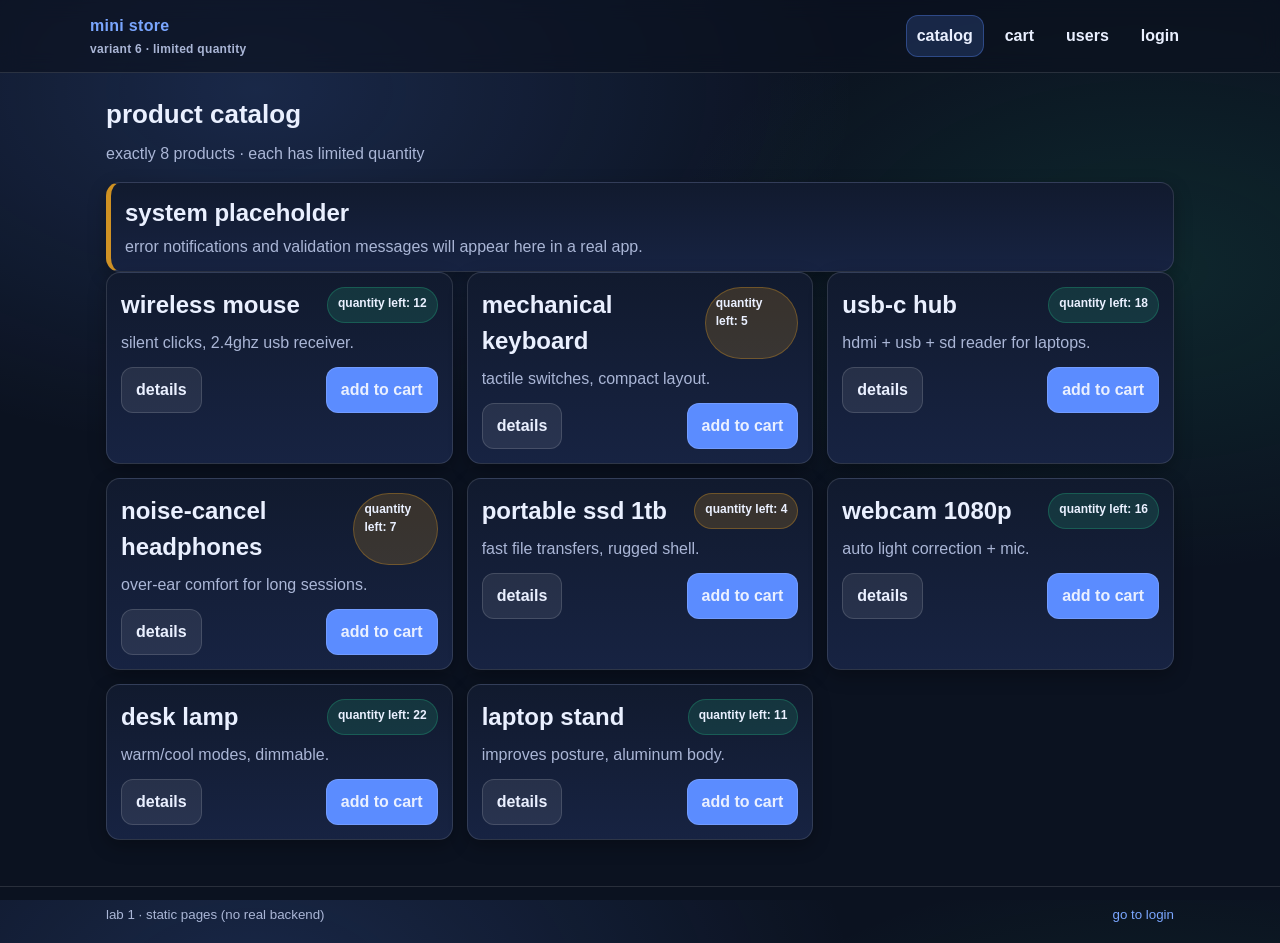
<file: webshop/index.html>
<!doctype html>
<html lang="en">
  <head>
    <meta charset="utf-8">
    <meta name="viewport" content="width=device-width, initial-scale=1">
    <title>lab 1 - mini store</title>
    <link rel="stylesheet" href="css/main.css">
  </head>
  <body>
    <header class="site-header">
      <div class="container header-inner">
        <a class="brand" href="index.html">
          mini store
          <span class="brand-subtitle">variant 6 · limited quantity</span>
        </a>
        <nav class="site-nav" aria-label="primary">
          <a class="nav-link is-active" href="index.html">catalog</a>
          <a class="nav-link" href="pages/cart.html">cart</a>
          <a class="nav-link" href="pages/users.html">users</a>
          <a class="nav-link" href="pages/login.html">login</a>
        </nav>
      </div>
    </header>

    <main class="page">
      <div class="container">
        <section>
          <h1 class="page-title">product catalog</h1>
          <p class="page-subtitle">exactly 8 products · each has limited quantity</p>

          <div class="notice" role="status" aria-live="polite">
            <h2 class="notice-title">system placeholder</h2>
            <p class="notice-text">error notifications and validation messages will appear here in a real app.</p>
          </div>
        </section>

        <section class="product-list grid grid-3" aria-label="products">
          <article class="product-item">
            <div class="product-top">
              <h2 class="product-name">wireless mouse</h2>
              <span class="badge badge-success">quantity left: 12</span>
            </div>
            <p class="product-desc">silent clicks, 2.4ghz usb receiver.</p>
            <div class="product-actions">
              <a class="btn" href="pages/product-1.html">details</a>
              <a class="btn-primary" href="pages/cart.html">add to cart</a>
            </div>
          </article>

          <article class="product-item">
            <div class="product-top">
              <h2 class="product-name">mechanical keyboard</h2>
              <span class="badge badge-warning">quantity left: 5</span>
            </div>
            <p class="product-desc">tactile switches, compact layout.</p>
            <div class="product-actions">
              <a class="btn" href="pages/product-2.html">details</a>
              <a class="btn-primary" href="pages/cart.html">add to cart</a>
            </div>
          </article>

          <article class="product-item">
            <div class="product-top">
              <h2 class="product-name">usb-c hub</h2>
              <span class="badge badge-success">quantity left: 18</span>
            </div>
            <p class="product-desc">hdmi + usb + sd reader for laptops.</p>
            <div class="product-actions">
              <a class="btn" href="pages/product-3.html">details</a>
              <a class="btn-primary" href="pages/cart.html">add to cart</a>
            </div>
          </article>

          <article class="product-item">
            <div class="product-top">
              <h2 class="product-name">noise-cancel headphones</h2>
              <span class="badge badge-warning">quantity left: 7</span>
            </div>
            <p class="product-desc">over-ear comfort for long sessions.</p>
            <div class="product-actions">
              <a class="btn" href="pages/product-4.html">details</a>
              <a class="btn-primary" href="pages/cart.html">add to cart</a>
            </div>
          </article>

          <article class="product-item">
            <div class="product-top">
              <h2 class="product-name">portable ssd 1tb</h2>
              <span class="badge badge-warning">quantity left: 4</span>
            </div>
            <p class="product-desc">fast file transfers, rugged shell.</p>
            <div class="product-actions">
              <a class="btn" href="pages/product-5.html">details</a>
              <a class="btn-primary" href="pages/cart.html">add to cart</a>
            </div>
          </article>

          <article class="product-item">
            <div class="product-top">
              <h2 class="product-name">webcam 1080p</h2>
              <span class="badge badge-success">quantity left: 16</span>
            </div>
            <p class="product-desc">auto light correction + mic.</p>
            <div class="product-actions">
              <a class="btn" href="pages/product-6.html">details</a>
              <a class="btn-primary" href="pages/cart.html">add to cart</a>
            </div>
          </article>

          <article class="product-item">
            <div class="product-top">
              <h2 class="product-name">desk lamp</h2>
              <span class="badge badge-success">quantity left: 22</span>
            </div>
            <p class="product-desc">warm/cool modes, dimmable.</p>
            <div class="product-actions">
              <a class="btn" href="pages/product-7.html">details</a>
              <a class="btn-primary" href="pages/cart.html">add to cart</a>
            </div>
          </article>

          <article class="product-item">
            <div class="product-top">
              <h2 class="product-name">laptop stand</h2>
              <span class="badge badge-success">quantity left: 11</span>
            </div>
            <p class="product-desc">improves posture, aluminum body.</p>
            <div class="product-actions">
              <a class="btn" href="pages/product-8.html">details</a>
              <a class="btn-primary" href="pages/cart.html">add to cart</a>
            </div>
          </article>
        </section>
      </div>
    </main>

    <footer class="site-footer">
      <div class="container footer-inner">
        <small>lab 1 · static pages (no real backend)</small>
        <small><a href="pages/login.html">go to login</a></small>
      </div>
    </footer>
  </body>
</html>
</file>
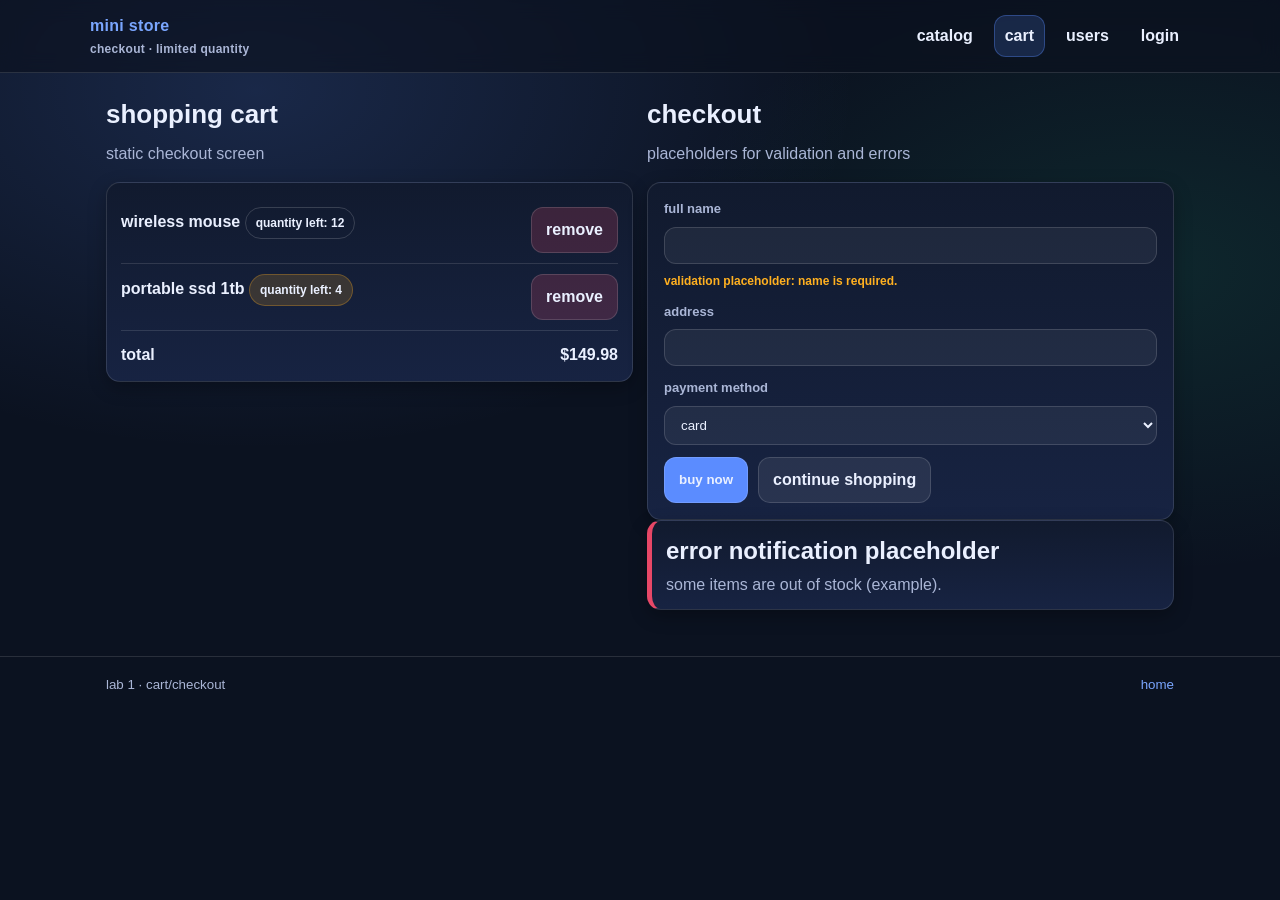
<file: webshop/pages/cart.html>
<!doctype html>
<html lang="en">
  <head>
    <meta charset="utf-8">
    <meta name="viewport" content="width=device-width, initial-scale=1">
    <title>cart - mini store</title>
    <link rel="stylesheet" href="../css/main.css">
  </head>
  <body>
    <header class="site-header">
      <div class="container header-inner">
        <a class="brand" href="../index.html">
          mini store
          <span class="brand-subtitle">checkout · limited quantity</span>
        </a>
        <nav class="site-nav" aria-label="primary">
          <a class="nav-link" href="../index.html">catalog</a>
          <a class="nav-link is-active" href="cart.html">cart</a>
          <a class="nav-link" href="users.html">users</a>
          <a class="nav-link" href="login.html">login</a>
        </nav>
      </div>
    </header>

    <main class="page">
      <div class="container grid grid-2">
        <section>
          <h1 class="page-title">shopping cart</h1>
          <p class="page-subtitle">static checkout screen</p>

          <div class="cart" aria-label="cart items">
            <div class="cart-row">
              <div>
                <strong>wireless mouse</strong>
                <div class="badge">quantity left: 12</div>
              </div>
              <div>
                <a class="btn-danger" href="#" aria-disabled="true">remove</a>
              </div>
            </div>

            <div class="cart-row">
              <div>
                <strong>portable ssd 1tb</strong>
                <div class="badge badge-warning">quantity left: 4</div>
              </div>
              <div>
                <a class="btn-danger" href="#" aria-disabled="true">remove</a>
              </div>
            </div>

            <div class="cart-total" aria-label="total">
              <span>total</span>
              <span>$149.98</span>
            </div>
          </div>
        </section>

        <section>
          <h2 class="page-title">checkout</h2>
          <p class="page-subtitle">placeholders for validation and errors</p>

          <form class="form" action="#" method="post">
            <div class="form-row">
              <label class="form-label" for="full-name">full name</label>
              <input class="form-input" id="full-name" name="full-name" type="text" required>
              <p class="form-validation">validation placeholder: name is required.</p>
            </div>

            <div class="form-row">
              <label class="form-label" for="address">address</label>
              <input class="form-input" id="address" name="address" type="text" required>
            </div>

            <div class="form-row">
              <label class="form-label" for="payment">payment method</label>
              <select class="form-input" id="payment" name="payment" required>
                <option value="card">card</option>
                <option value="cash">cash on delivery</option>
              </select>
            </div>

            <div class="form-actions">
              <button class="btn-primary" type="submit">buy now</button>
              <a class="btn" href="../index.html">continue shopping</a>
            </div>
          </form>

          <div class="notice notice-error" role="alert">
            <h2 class="notice-title">error notification placeholder</h2>
            <p class="notice-text">some items are out of stock (example).</p>
          </div>
        </section>
      </div>
    </main>

    <footer class="site-footer">
      <div class="container footer-inner">
        <small>lab 1 · cart/checkout</small>
        <small><a href="../index.html">home</a></small>
      </div>
    </footer>
  </body>
</html>
</file>
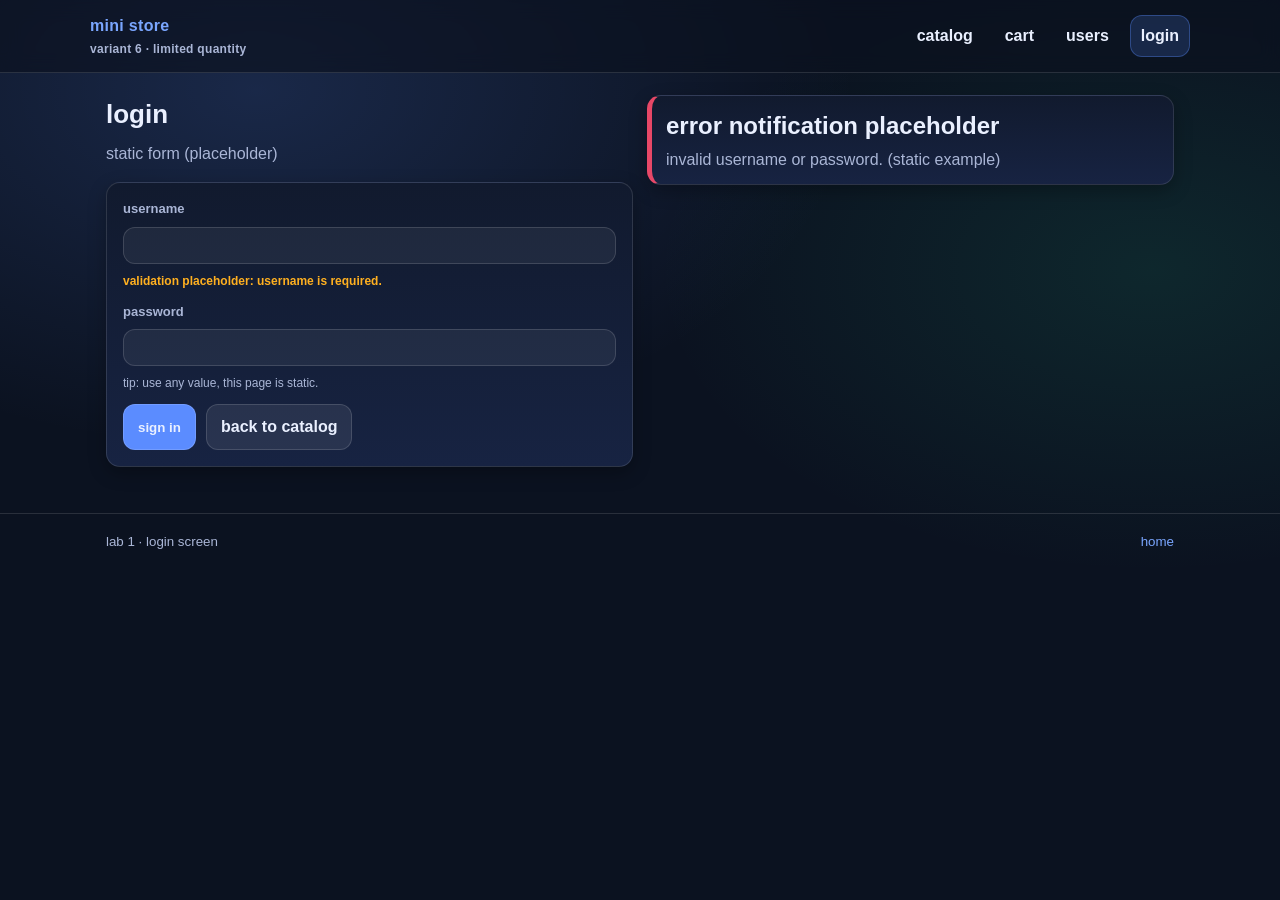
<file: webshop/pages/login.html>
<!doctype html>
<html lang="en">
  <head>
    <meta charset="utf-8">
    <meta name="viewport" content="width=device-width, initial-scale=1">
    <title>login - mini store</title>
    <link rel="stylesheet" href="../css/main.css">
  </head>
  <body>
    <header class="site-header">
      <div class="container header-inner">
        <a class="brand" href="../index.html">
          mini store
          <span class="brand-subtitle">variant 6 · limited quantity</span>
        </a>
        <nav class="site-nav" aria-label="primary">
          <a class="nav-link" href="../index.html">catalog</a>
          <a class="nav-link" href="cart.html">cart</a>
          <a class="nav-link" href="users.html">users</a>
          <a class="nav-link is-active" href="login.html">login</a>
        </nav>
      </div>
    </header>

    <main class="page">
      <div class="container grid grid-2">
        <section>
          <h1 class="page-title">login</h1>
          <p class="page-subtitle">static form (placeholder)</p>

          <form class="form" action="#" method="post">
            <div class="form-row">
              <label class="form-label" for="username">username</label>
              <input class="form-input" id="username" name="username" type="text" autocomplete="username" required>
              <p class="form-validation">validation placeholder: username is required.</p>
            </div>

            <div class="form-row">
              <label class="form-label" for="password">password</label>
              <input class="form-input" id="password" name="password" type="password" autocomplete="current-password" required>
              <p class="form-help">tip: use any value, this page is static.</p>
            </div>

            <div class="form-actions">
              <button class="btn-primary" type="submit">sign in</button>
              <a class="btn" href="../index.html">back to catalog</a>
            </div>
          </form>
        </section>

        <section>
          <div class="notice notice-error" role="alert">
            <h2 class="notice-title">error notification placeholder</h2>
            <p class="notice-text">invalid username or password. (static example)</p>
          </div>
        </section>
      </div>
    </main>

    <footer class="site-footer">
      <div class="container footer-inner">
        <small>lab 1 · login screen</small>
        <small><a href="../index.html">home</a></small>
      </div>
    </footer>
  </body>
</html>
</file>
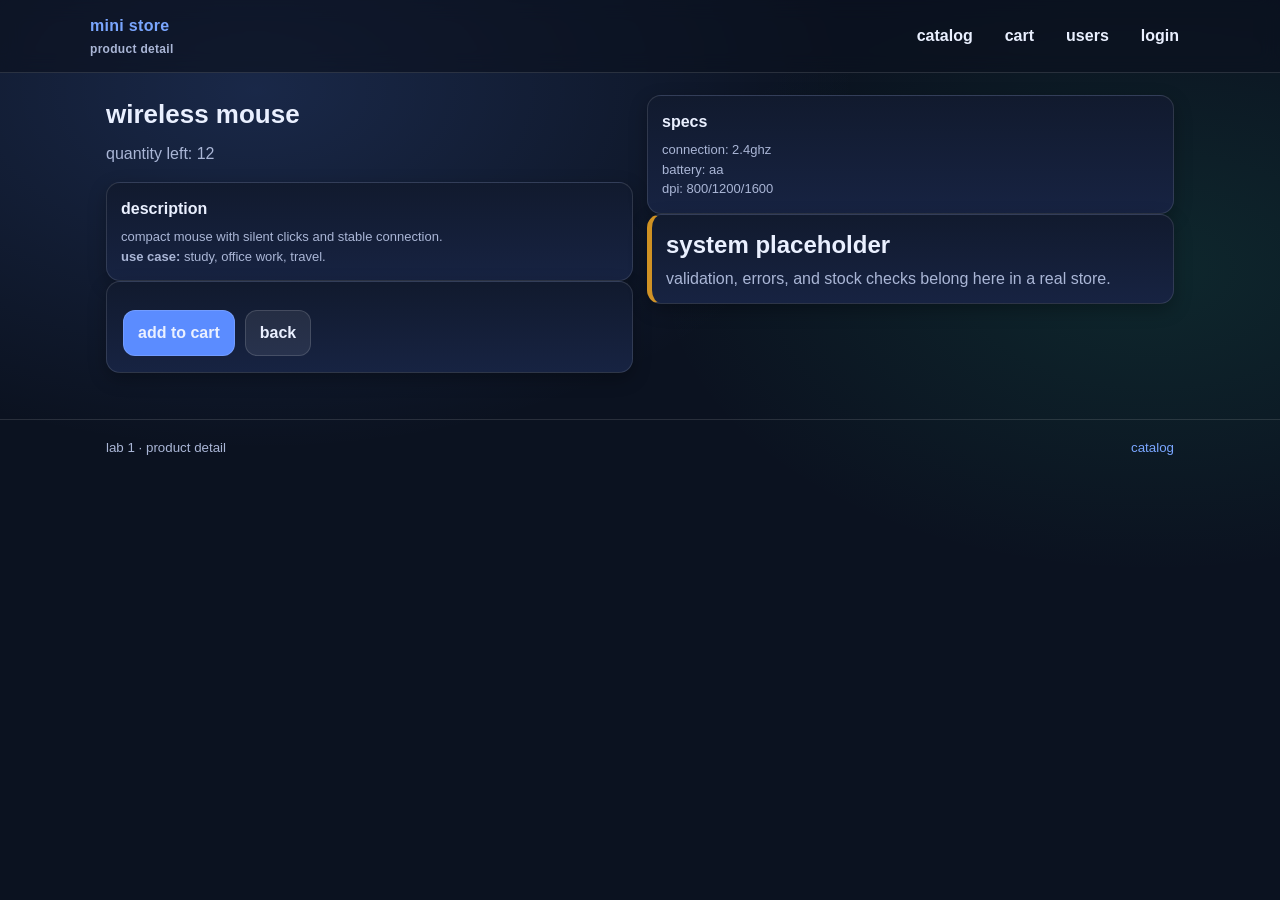
<file: webshop/pages/product-1.html>
<!doctype html>
<html lang="en">
  <head>
    <meta charset="utf-8">
    <meta name="viewport" content="width=device-width, initial-scale=1">
    <title>wireless mouse - mini store</title>
    <link rel="stylesheet" href="../css/main.css">
  </head>
  <body>
    <header class="site-header">
      <div class="container header-inner">
        <a class="brand" href="../index.html">
          mini store
          <span class="brand-subtitle">product detail</span>
        </a>
        <nav class="site-nav" aria-label="primary">
          <a class="nav-link" href="../index.html">catalog</a>
          <a class="nav-link" href="cart.html">cart</a>
          <a class="nav-link" href="users.html">users</a>
          <a class="nav-link" href="login.html">login</a>
        </nav>
      </div>
    </header>

    <main class="page">
      <div class="container grid grid-2">
        <section>
          <h1 class="page-title">wireless mouse</h1>
          <p class="page-subtitle">quantity left: 12</p>

          <article class="card">
            <h2 class="card-title">description</h2>
            <p class="card-meta">compact mouse with silent clicks and stable connection.</p>
            <p class="card-meta"><strong>use case:</strong> study, office work, travel.</p>
          </article>

          <div class="form" role="group" aria-label="actions">
            <div class="form-actions">
              <a class="btn-primary" href="cart.html">add to cart</a>
              <a class="btn" href="../index.html">back</a>
            </div>
          </div>
        </section>

        <section>
          <article class="card">
            <h2 class="card-title">specs</h2>
            <p class="card-meta">connection: 2.4ghz</p>
            <p class="card-meta">battery: aa</p>
            <p class="card-meta">dpi: 800/1200/1600</p>
          </article>

          <div class="notice" role="status" aria-live="polite">
            <h2 class="notice-title">system placeholder</h2>
            <p class="notice-text">validation, errors, and stock checks belong here in a real store.</p>
          </div>
        </section>
      </div>
    </main>

    <footer class="site-footer">
      <div class="container footer-inner">
        <small>lab 1 · product detail</small>
        <small><a href="../index.html">catalog</a></small>
      </div>
    </footer>
  </body>
</html>
</file>
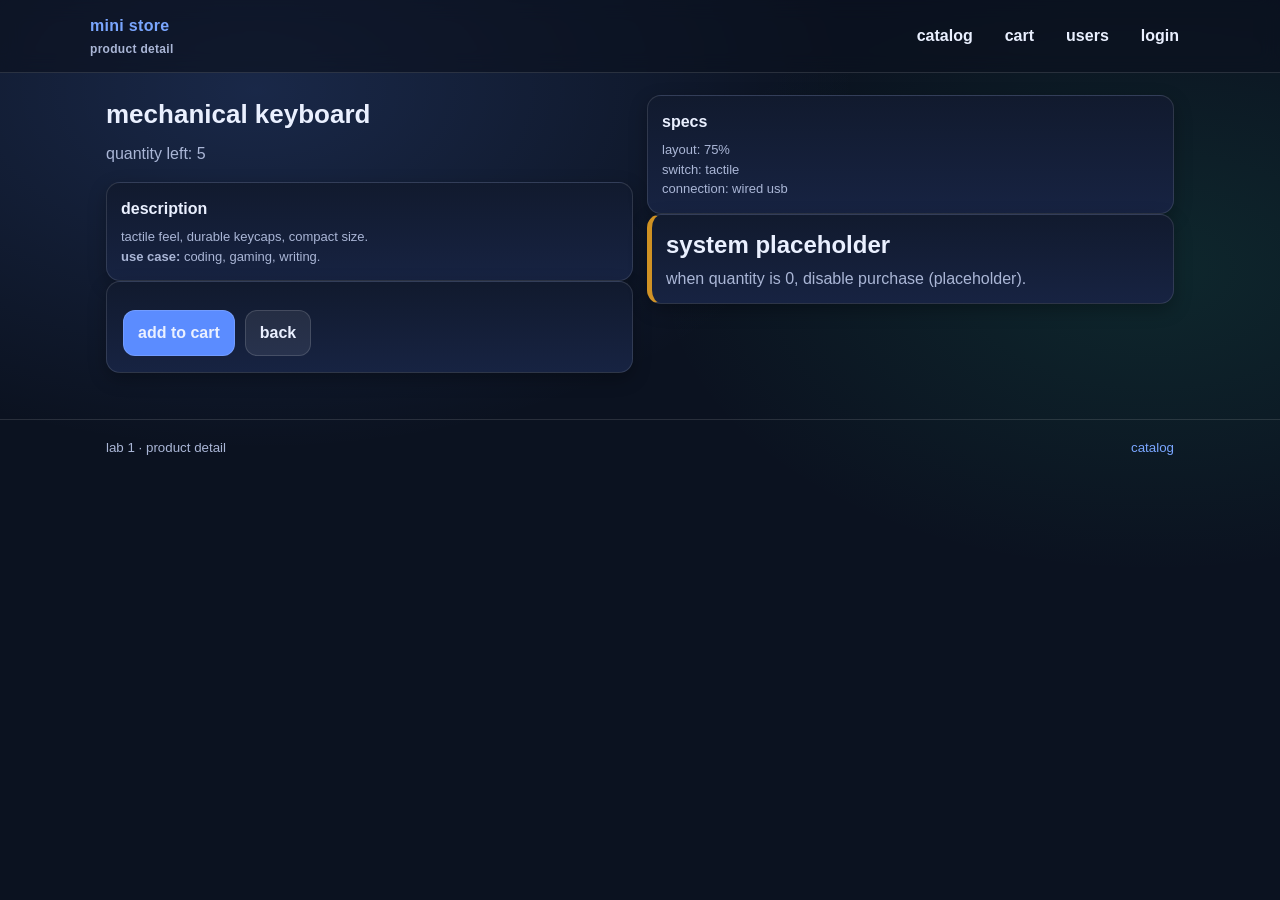
<file: webshop/pages/product-2.html>
<!doctype html>
<html lang="en">
  <head>
    <meta charset="utf-8">
    <meta name="viewport" content="width=device-width, initial-scale=1">
    <title>mechanical keyboard - mini store</title>
    <link rel="stylesheet" href="../css/main.css">
  </head>
  <body>
    <header class="site-header">
      <div class="container header-inner">
        <a class="brand" href="../index.html">
          mini store
          <span class="brand-subtitle">product detail</span>
        </a>
        <nav class="site-nav" aria-label="primary">
          <a class="nav-link" href="../index.html">catalog</a>
          <a class="nav-link" href="cart.html">cart</a>
          <a class="nav-link" href="users.html">users</a>
          <a class="nav-link" href="login.html">login</a>
        </nav>
      </div>
    </header>

    <main class="page">
      <div class="container grid grid-2">
        <section>
          <h1 class="page-title">mechanical keyboard</h1>
          <p class="page-subtitle">quantity left: 5</p>

          <article class="card">
            <h2 class="card-title">description</h2>
            <p class="card-meta">tactile feel, durable keycaps, compact size.</p>
            <p class="card-meta"><strong>use case:</strong> coding, gaming, writing.</p>
          </article>

          <div class="form" role="group" aria-label="actions">
            <div class="form-actions">
              <a class="btn-primary" href="cart.html">add to cart</a>
              <a class="btn" href="../index.html">back</a>
            </div>
          </div>
        </section>

        <section>
          <article class="card">
            <h2 class="card-title">specs</h2>
            <p class="card-meta">layout: 75%</p>
            <p class="card-meta">switch: tactile</p>
            <p class="card-meta">connection: wired usb</p>
          </article>

          <div class="notice" role="status" aria-live="polite">
            <h2 class="notice-title">system placeholder</h2>
            <p class="notice-text">when quantity is 0, disable purchase (placeholder).</p>
          </div>
        </section>
      </div>
    </main>

    <footer class="site-footer">
      <div class="container footer-inner">
        <small>lab 1 · product detail</small>
        <small><a href="../index.html">catalog</a></small>
      </div>
    </footer>
  </body>
</html>
</file>
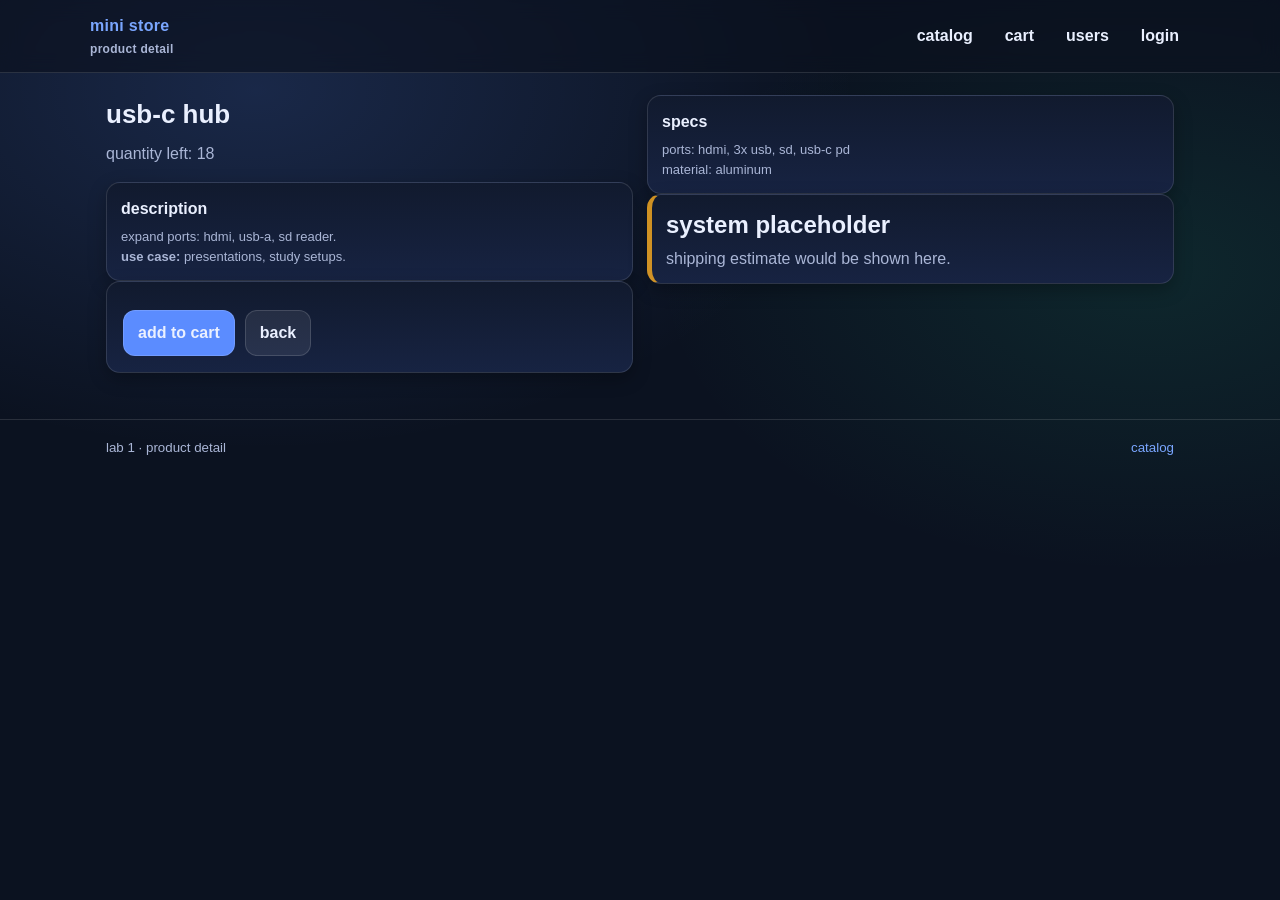
<file: webshop/pages/product-3.html>
<!doctype html>
<html lang="en">
  <head>
    <meta charset="utf-8">
    <meta name="viewport" content="width=device-width, initial-scale=1">
    <title>usb-c hub - mini store</title>
    <link rel="stylesheet" href="../css/main.css">
  </head>
  <body>
    <header class="site-header">
      <div class="container header-inner">
        <a class="brand" href="../index.html">
          mini store
          <span class="brand-subtitle">product detail</span>
        </a>
        <nav class="site-nav" aria-label="primary">
          <a class="nav-link" href="../index.html">catalog</a>
          <a class="nav-link" href="cart.html">cart</a>
          <a class="nav-link" href="users.html">users</a>
          <a class="nav-link" href="login.html">login</a>
        </nav>
      </div>
    </header>

    <main class="page">
      <div class="container grid grid-2">
        <section>
          <h1 class="page-title">usb-c hub</h1>
          <p class="page-subtitle">quantity left: 18</p>

          <article class="card">
            <h2 class="card-title">description</h2>
            <p class="card-meta">expand ports: hdmi, usb-a, sd reader.</p>
            <p class="card-meta"><strong>use case:</strong> presentations, study setups.</p>
          </article>

          <div class="form" role="group" aria-label="actions">
            <div class="form-actions">
              <a class="btn-primary" href="cart.html">add to cart</a>
              <a class="btn" href="../index.html">back</a>
            </div>
          </div>
        </section>

        <section>
          <article class="card">
            <h2 class="card-title">specs</h2>
            <p class="card-meta">ports: hdmi, 3x usb, sd, usb-c pd</p>
            <p class="card-meta">material: aluminum</p>
          </article>

          <div class="notice" role="status" aria-live="polite">
            <h2 class="notice-title">system placeholder</h2>
            <p class="notice-text">shipping estimate would be shown here.</p>
          </div>
        </section>
      </div>
    </main>

    <footer class="site-footer">
      <div class="container footer-inner">
        <small>lab 1 · product detail</small>
        <small><a href="../index.html">catalog</a></small>
      </div>
    </footer>
  </body>
</html>
</file>
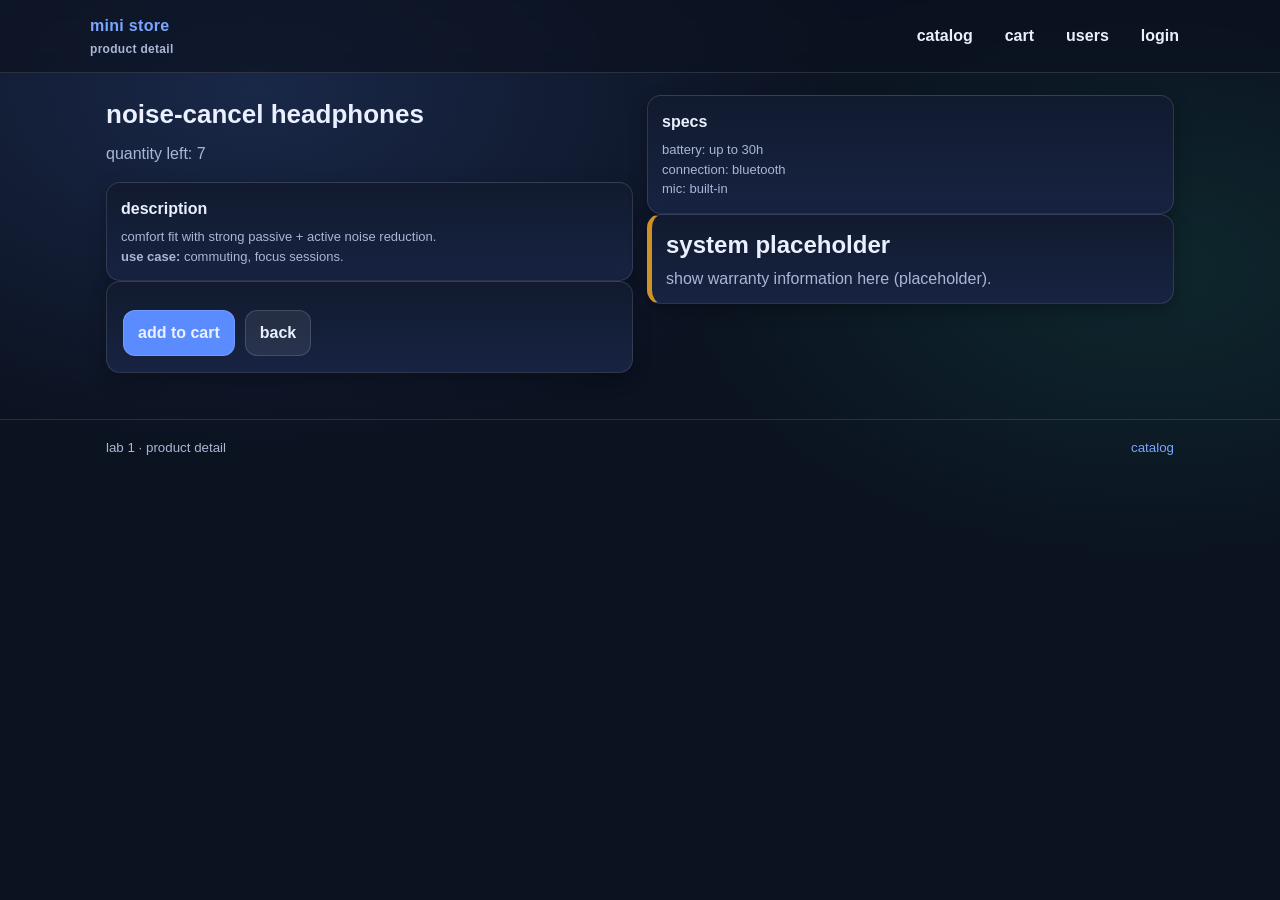
<file: webshop/pages/product-4.html>
<!doctype html>
<html lang="en">
  <head>
    <meta charset="utf-8">
    <meta name="viewport" content="width=device-width, initial-scale=1">
    <title>noise-cancel headphones - mini store</title>
    <link rel="stylesheet" href="../css/main.css">
  </head>
  <body>
    <header class="site-header">
      <div class="container header-inner">
        <a class="brand" href="../index.html">
          mini store
          <span class="brand-subtitle">product detail</span>
        </a>
        <nav class="site-nav" aria-label="primary">
          <a class="nav-link" href="../index.html">catalog</a>
          <a class="nav-link" href="cart.html">cart</a>
          <a class="nav-link" href="users.html">users</a>
          <a class="nav-link" href="login.html">login</a>
        </nav>
      </div>
    </header>

    <main class="page">
      <div class="container grid grid-2">
        <section>
          <h1 class="page-title">noise-cancel headphones</h1>
          <p class="page-subtitle">quantity left: 7</p>

          <article class="card">
            <h2 class="card-title">description</h2>
            <p class="card-meta">comfort fit with strong passive + active noise reduction.</p>
            <p class="card-meta"><strong>use case:</strong> commuting, focus sessions.</p>
          </article>

          <div class="form" role="group" aria-label="actions">
            <div class="form-actions">
              <a class="btn-primary" href="cart.html">add to cart</a>
              <a class="btn" href="../index.html">back</a>
            </div>
          </div>
        </section>

        <section>
          <article class="card">
            <h2 class="card-title">specs</h2>
            <p class="card-meta">battery: up to 30h</p>
            <p class="card-meta">connection: bluetooth</p>
            <p class="card-meta">mic: built-in</p>
          </article>

          <div class="notice" role="status" aria-live="polite">
            <h2 class="notice-title">system placeholder</h2>
            <p class="notice-text">show warranty information here (placeholder).</p>
          </div>
        </section>
      </div>
    </main>

    <footer class="site-footer">
      <div class="container footer-inner">
        <small>lab 1 · product detail</small>
        <small><a href="../index.html">catalog</a></small>
      </div>
    </footer>
  </body>
</html>
</file>
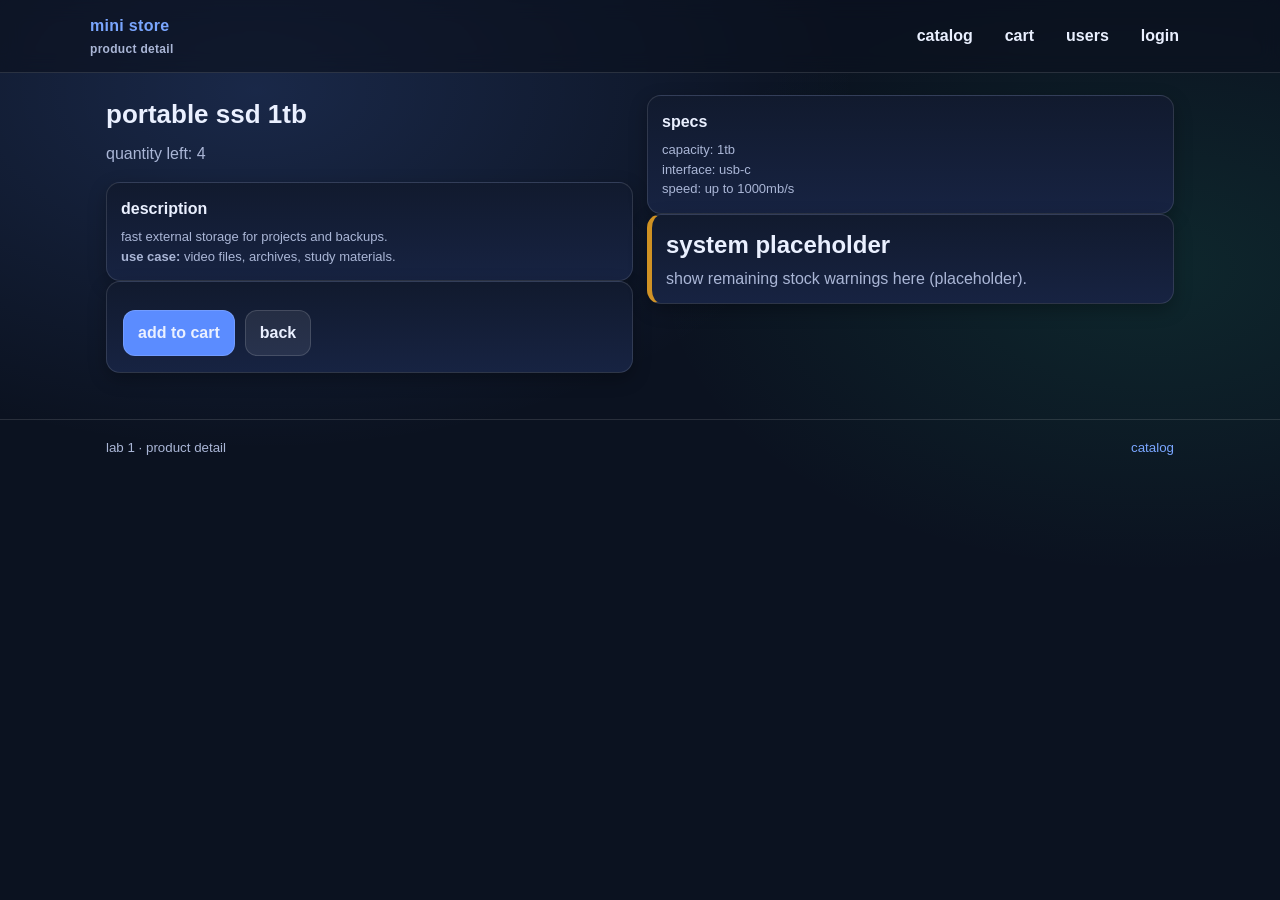
<file: webshop/pages/product-5.html>
<!doctype html>
<html lang="en">
  <head>
    <meta charset="utf-8">
    <meta name="viewport" content="width=device-width, initial-scale=1">
    <title>portable ssd 1tb - mini store</title>
    <link rel="stylesheet" href="../css/main.css">
  </head>
  <body>
    <header class="site-header">
      <div class="container header-inner">
        <a class="brand" href="../index.html">
          mini store
          <span class="brand-subtitle">product detail</span>
        </a>
        <nav class="site-nav" aria-label="primary">
          <a class="nav-link" href="../index.html">catalog</a>
          <a class="nav-link" href="cart.html">cart</a>
          <a class="nav-link" href="users.html">users</a>
          <a class="nav-link" href="login.html">login</a>
        </nav>
      </div>
    </header>

    <main class="page">
      <div class="container grid grid-2">
        <section>
          <h1 class="page-title">portable ssd 1tb</h1>
          <p class="page-subtitle">quantity left: 4</p>

          <article class="card">
            <h2 class="card-title">description</h2>
            <p class="card-meta">fast external storage for projects and backups.</p>
            <p class="card-meta"><strong>use case:</strong> video files, archives, study materials.</p>
          </article>

          <div class="form" role="group" aria-label="actions">
            <div class="form-actions">
              <a class="btn-primary" href="cart.html">add to cart</a>
              <a class="btn" href="../index.html">back</a>
            </div>
          </div>
        </section>

        <section>
          <article class="card">
            <h2 class="card-title">specs</h2>
            <p class="card-meta">capacity: 1tb</p>
            <p class="card-meta">interface: usb-c</p>
            <p class="card-meta">speed: up to 1000mb/s</p>
          </article>

          <div class="notice" role="status" aria-live="polite">
            <h2 class="notice-title">system placeholder</h2>
            <p class="notice-text">show remaining stock warnings here (placeholder).</p>
          </div>
        </section>
      </div>
    </main>

    <footer class="site-footer">
      <div class="container footer-inner">
        <small>lab 1 · product detail</small>
        <small><a href="../index.html">catalog</a></small>
      </div>
    </footer>
  </body>
</html>
</file>
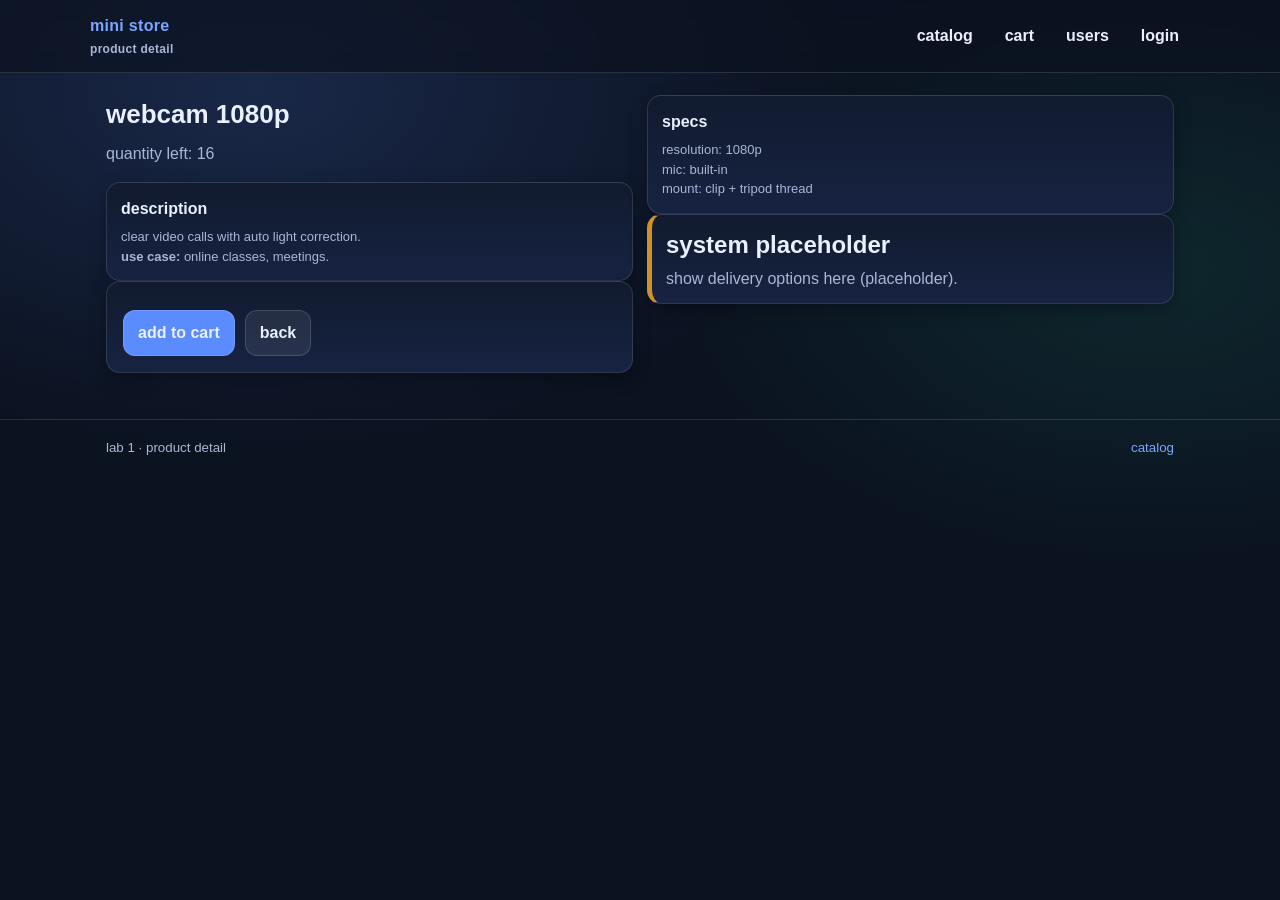
<file: webshop/pages/product-6.html>
<!doctype html>
<html lang="en">
  <head>
    <meta charset="utf-8">
    <meta name="viewport" content="width=device-width, initial-scale=1">
    <title>webcam 1080p - mini store</title>
    <link rel="stylesheet" href="../css/main.css">
  </head>
  <body>
    <header class="site-header">
      <div class="container header-inner">
        <a class="brand" href="../index.html">
          mini store
          <span class="brand-subtitle">product detail</span>
        </a>
        <nav class="site-nav" aria-label="primary">
          <a class="nav-link" href="../index.html">catalog</a>
          <a class="nav-link" href="cart.html">cart</a>
          <a class="nav-link" href="users.html">users</a>
          <a class="nav-link" href="login.html">login</a>
        </nav>
      </div>
    </header>

    <main class="page">
      <div class="container grid grid-2">
        <section>
          <h1 class="page-title">webcam 1080p</h1>
          <p class="page-subtitle">quantity left: 16</p>

          <article class="card">
            <h2 class="card-title">description</h2>
            <p class="card-meta">clear video calls with auto light correction.</p>
            <p class="card-meta"><strong>use case:</strong> online classes, meetings.</p>
          </article>

          <div class="form" role="group" aria-label="actions">
            <div class="form-actions">
              <a class="btn-primary" href="cart.html">add to cart</a>
              <a class="btn" href="../index.html">back</a>
            </div>
          </div>
        </section>

        <section>
          <article class="card">
            <h2 class="card-title">specs</h2>
            <p class="card-meta">resolution: 1080p</p>
            <p class="card-meta">mic: built-in</p>
            <p class="card-meta">mount: clip + tripod thread</p>
          </article>

          <div class="notice" role="status" aria-live="polite">
            <h2 class="notice-title">system placeholder</h2>
            <p class="notice-text">show delivery options here (placeholder).</p>
          </div>
        </section>
      </div>
    </main>

    <footer class="site-footer">
      <div class="container footer-inner">
        <small>lab 1 · product detail</small>
        <small><a href="../index.html">catalog</a></small>
      </div>
    </footer>
  </body>
</html>
</file>
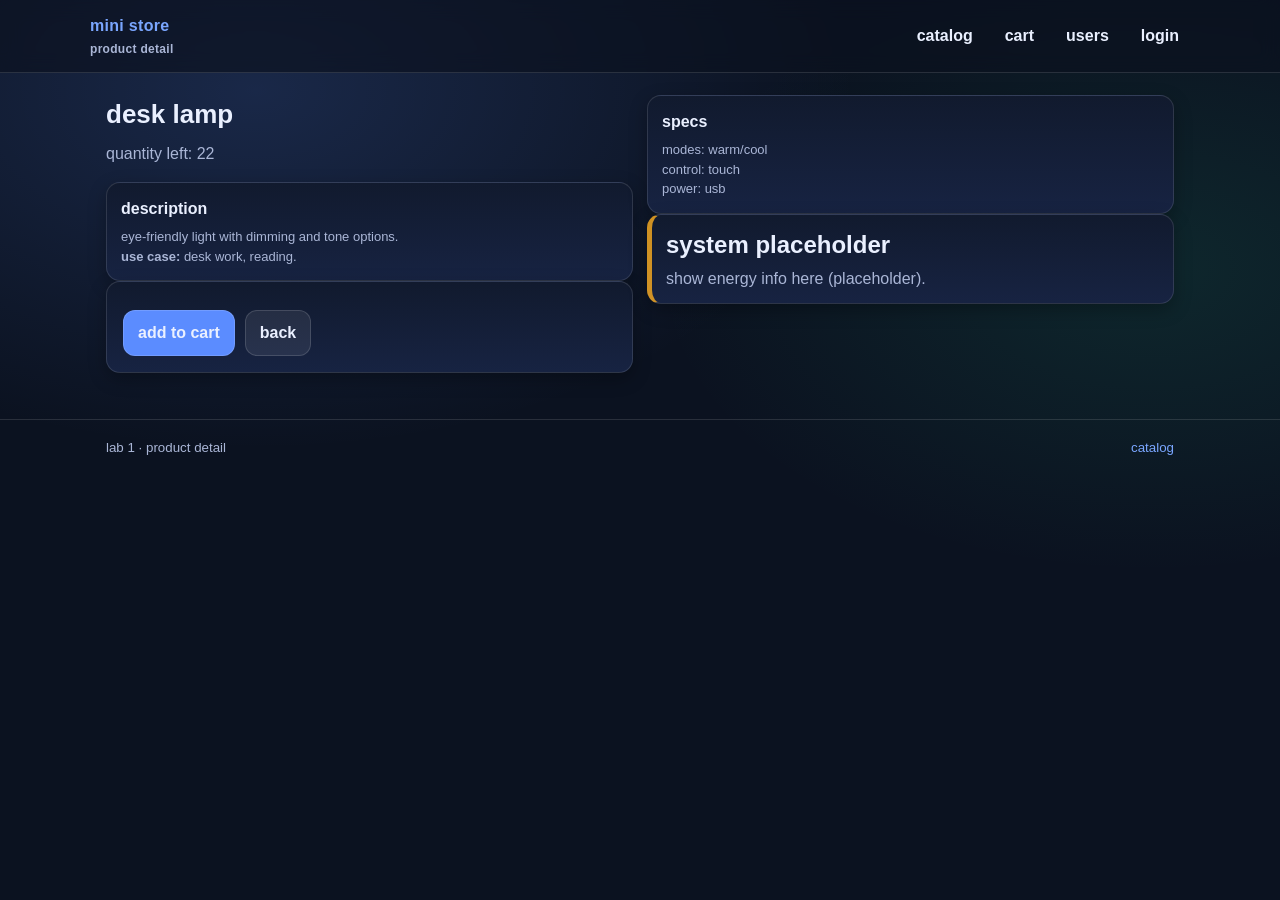
<file: webshop/pages/product-7.html>
<!doctype html>
<html lang="en">
  <head>
    <meta charset="utf-8">
    <meta name="viewport" content="width=device-width, initial-scale=1">
    <title>desk lamp - mini store</title>
    <link rel="stylesheet" href="../css/main.css">
  </head>
  <body>
    <header class="site-header">
      <div class="container header-inner">
        <a class="brand" href="../index.html">
          mini store
          <span class="brand-subtitle">product detail</span>
        </a>
        <nav class="site-nav" aria-label="primary">
          <a class="nav-link" href="../index.html">catalog</a>
          <a class="nav-link" href="cart.html">cart</a>
          <a class="nav-link" href="users.html">users</a>
          <a class="nav-link" href="login.html">login</a>
        </nav>
      </div>
    </header>

    <main class="page">
      <div class="container grid grid-2">
        <section>
          <h1 class="page-title">desk lamp</h1>
          <p class="page-subtitle">quantity left: 22</p>

          <article class="card">
            <h2 class="card-title">description</h2>
            <p class="card-meta">eye-friendly light with dimming and tone options.</p>
            <p class="card-meta"><strong>use case:</strong> desk work, reading.</p>
          </article>

          <div class="form" role="group" aria-label="actions">
            <div class="form-actions">
              <a class="btn-primary" href="cart.html">add to cart</a>
              <a class="btn" href="../index.html">back</a>
            </div>
          </div>
        </section>

        <section>
          <article class="card">
            <h2 class="card-title">specs</h2>
            <p class="card-meta">modes: warm/cool</p>
            <p class="card-meta">control: touch</p>
            <p class="card-meta">power: usb</p>
          </article>

          <div class="notice" role="status" aria-live="polite">
            <h2 class="notice-title">system placeholder</h2>
            <p class="notice-text">show energy info here (placeholder).</p>
          </div>
        </section>
      </div>
    </main>

    <footer class="site-footer">
      <div class="container footer-inner">
        <small>lab 1 · product detail</small>
        <small><a href="../index.html">catalog</a></small>
      </div>
    </footer>
  </body>
</html>
</file>
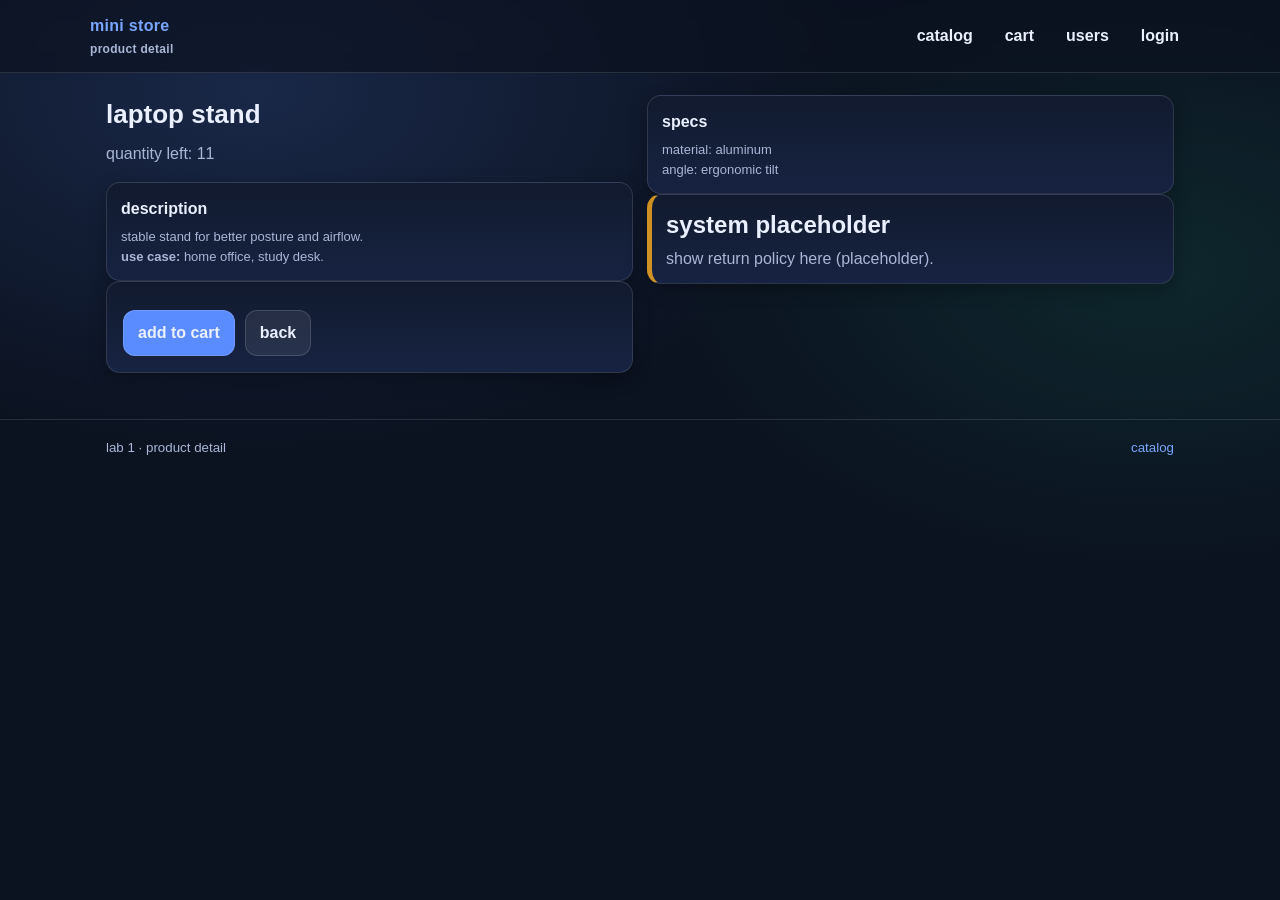
<file: webshop/pages/product-8.html>
<!doctype html>
<html lang="en">
  <head>
    <meta charset="utf-8">
    <meta name="viewport" content="width=device-width, initial-scale=1">
    <title>laptop stand - mini store</title>
    <link rel="stylesheet" href="../css/main.css">
  </head>
  <body>
    <header class="site-header">
      <div class="container header-inner">
        <a class="brand" href="../index.html">
          mini store
          <span class="brand-subtitle">product detail</span>
        </a>
        <nav class="site-nav" aria-label="primary">
          <a class="nav-link" href="../index.html">catalog</a>
          <a class="nav-link" href="cart.html">cart</a>
          <a class="nav-link" href="users.html">users</a>
          <a class="nav-link" href="login.html">login</a>
        </nav>
      </div>
    </header>

    <main class="page">
      <div class="container grid grid-2">
        <section>
          <h1 class="page-title">laptop stand</h1>
          <p class="page-subtitle">quantity left: 11</p>

          <article class="card">
            <h2 class="card-title">description</h2>
            <p class="card-meta">stable stand for better posture and airflow.</p>
            <p class="card-meta"><strong>use case:</strong> home office, study desk.</p>
          </article>

          <div class="form" role="group" aria-label="actions">
            <div class="form-actions">
              <a class="btn-primary" href="cart.html">add to cart</a>
              <a class="btn" href="../index.html">back</a>
            </div>
          </div>
        </section>

        <section>
          <article class="card">
            <h2 class="card-title">specs</h2>
            <p class="card-meta">material: aluminum</p>
            <p class="card-meta">angle: ergonomic tilt</p>
          </article>

          <div class="notice" role="status" aria-live="polite">
            <h2 class="notice-title">system placeholder</h2>
            <p class="notice-text">show return policy here (placeholder).</p>
          </div>
        </section>
      </div>
    </main>

    <footer class="site-footer">
      <div class="container footer-inner">
        <small>lab 1 · product detail</small>
        <small><a href="../index.html">catalog</a></small>
      </div>
    </footer>
  </body>
</html>
</file>
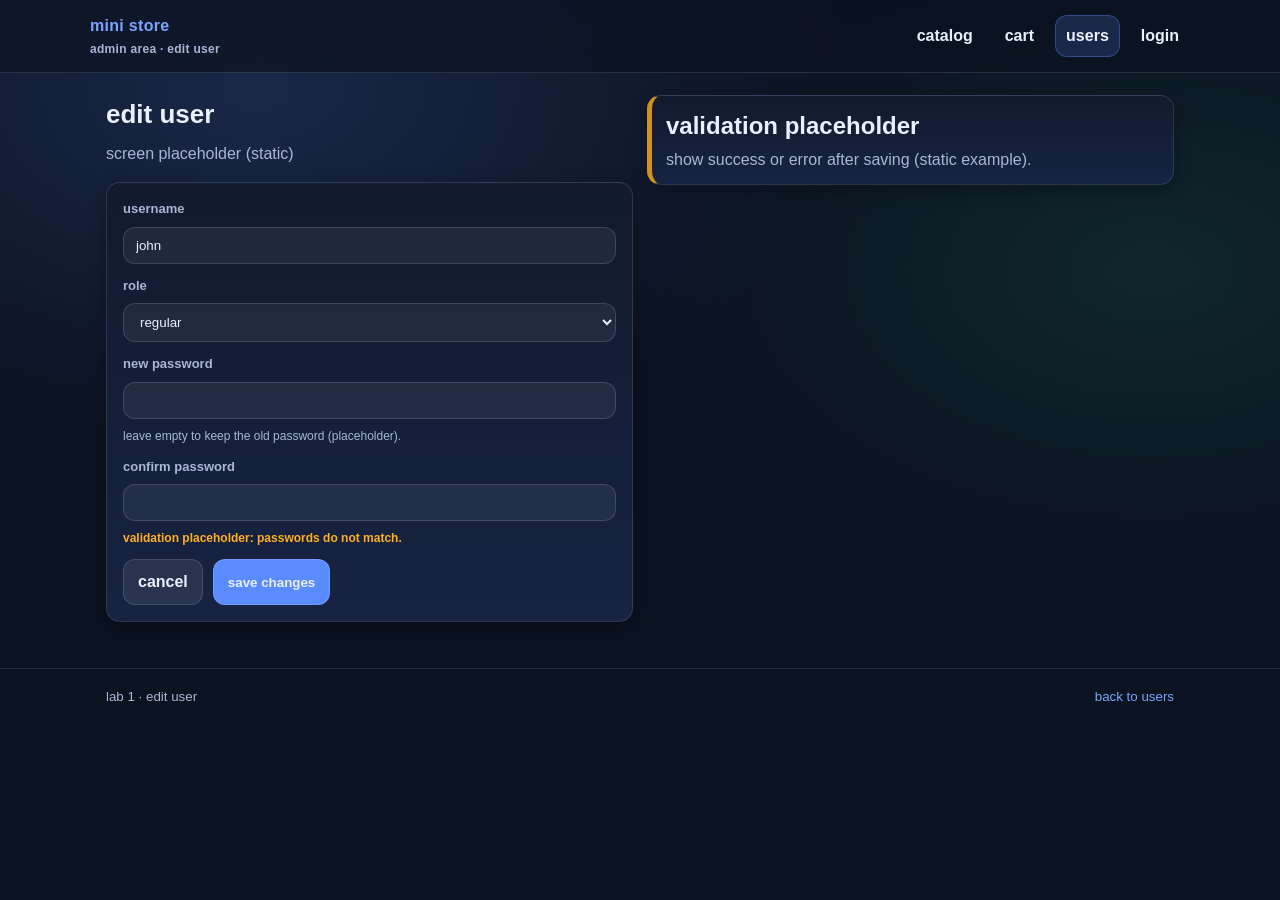
<file: webshop/pages/user-edit.html>
<!doctype html>
<html lang="en">
  <head>
    <meta charset="utf-8">
    <meta name="viewport" content="width=device-width, initial-scale=1">
    <title>edit user - mini store</title>
    <link rel="stylesheet" href="../css/main.css">
  </head>
  <body>
    <header class="site-header">
      <div class="container header-inner">
        <a class="brand" href="../index.html">
          mini store
          <span class="brand-subtitle">admin area · edit user</span>
        </a>
        <nav class="site-nav" aria-label="primary">
          <a class="nav-link" href="../index.html">catalog</a>
          <a class="nav-link" href="cart.html">cart</a>
          <a class="nav-link is-active" href="users.html">users</a>
          <a class="nav-link" href="login.html">login</a>
        </nav>
      </div>
    </header>

    <main class="page">
      <div class="container grid grid-2">
        <section>
          <h1 class="page-title">edit user</h1>
          <p class="page-subtitle">screen placeholder (static)</p>

          <form class="form" action="#" method="post">
            <div class="form-row">
              <label class="form-label" for="edit-username">username</label>
              <input class="form-input" id="edit-username" name="username" type="text" value="john" required>
            </div>

            <div class="form-row">
              <label class="form-label" for="edit-role">role</label>
              <select class="form-input" id="edit-role" name="role" required>
                <option value="regular" selected>regular</option>
                <option value="admin">admin</option>
              </select>
            </div>

            <div class="form-row">
              <label class="form-label" for="edit-password">new password</label>
              <input class="form-input" id="edit-password" name="password" type="password">
              <p class="form-help">leave empty to keep the old password (placeholder).</p>
            </div>

            <div class="form-row">
              <label class="form-label" for="edit-confirm">confirm password</label>
              <input class="form-input" id="edit-confirm" name="confirm" type="password">
              <p class="form-validation">validation placeholder: passwords do not match.</p>
            </div>

            <div class="form-actions">
              <a class="btn" href="users.html">cancel</a>
              <button class="btn-primary" type="submit">save changes</button>
            </div>
          </form>
        </section>

        <section>
          <div class="notice" role="status" aria-live="polite">
            <h2 class="notice-title">validation placeholder</h2>
            <p class="notice-text">show success or error after saving (static example).</p>
          </div>
        </section>
      </div>
    </main>

    <footer class="site-footer">
      <div class="container footer-inner">
        <small>lab 1 · edit user</small>
        <small><a href="users.html">back to users</a></small>
      </div>
    </footer>
  </body>
</html>
</file>
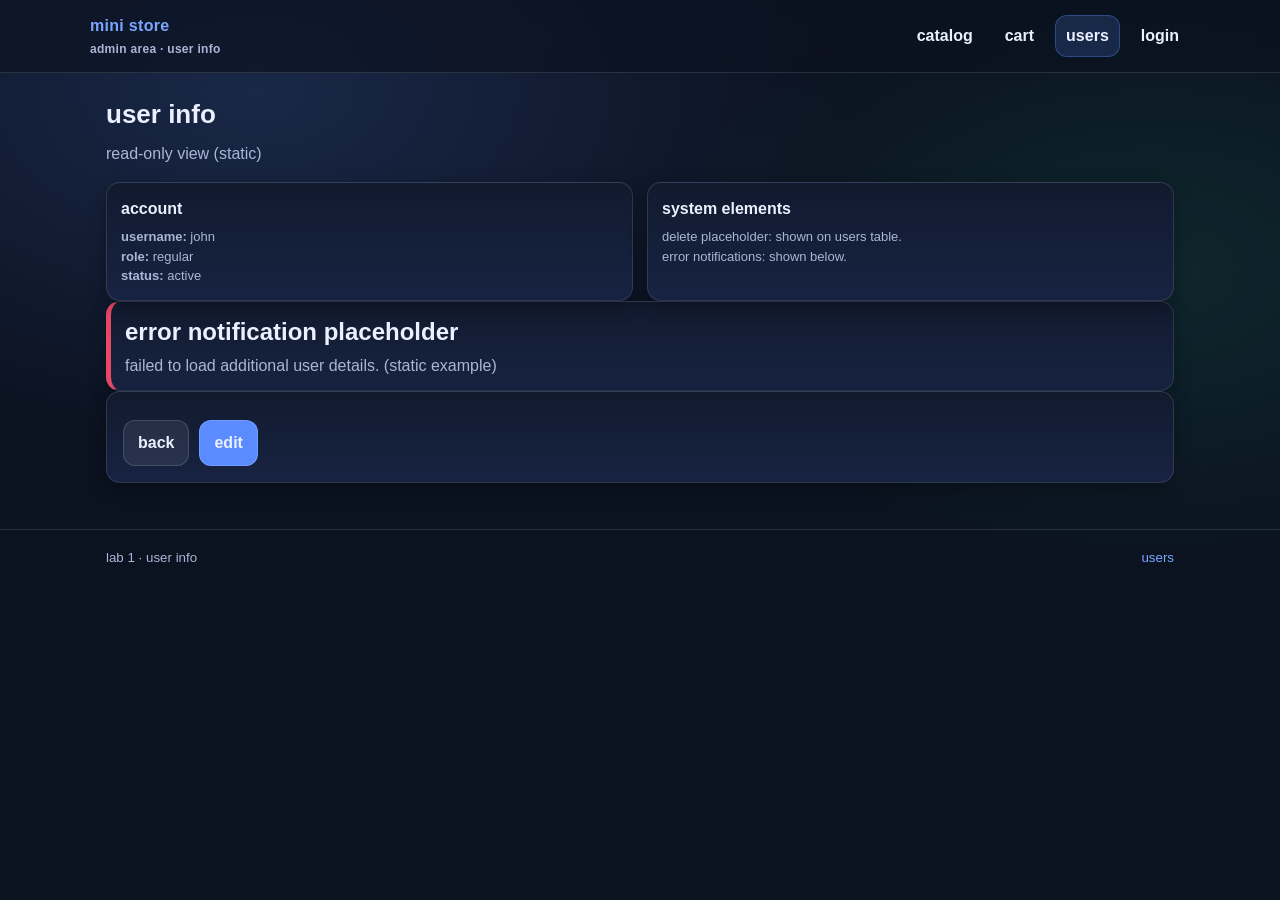
<file: webshop/pages/user-info.html>
<!doctype html>
<html lang="en">
  <head>
    <meta charset="utf-8">
    <meta name="viewport" content="width=device-width, initial-scale=1">
    <title>user info - mini store</title>
    <link rel="stylesheet" href="../css/main.css">
  </head>
  <body>
    <header class="site-header">
      <div class="container header-inner">
        <a class="brand" href="../index.html">
          mini store
          <span class="brand-subtitle">admin area · user info</span>
        </a>
        <nav class="site-nav" aria-label="primary">
          <a class="nav-link" href="../index.html">catalog</a>
          <a class="nav-link" href="cart.html">cart</a>
          <a class="nav-link is-active" href="users.html">users</a>
          <a class="nav-link" href="login.html">login</a>
        </nav>
      </div>
    </header>

    <main class="page">
      <div class="container">
        <section>
          <h1 class="page-title">user info</h1>
          <p class="page-subtitle">read-only view (static)</p>
        </section>

        <section class="grid grid-2">
          <article class="card">
            <h2 class="card-title">account</h2>
            <p class="card-meta"><strong>username:</strong> john</p>
            <p class="card-meta"><strong>role:</strong> regular</p>
            <p class="card-meta"><strong>status:</strong> active</p>
          </article>

          <article class="card">
            <h2 class="card-title">system elements</h2>
            <p class="card-meta">delete placeholder: shown on users table.</p>
            <p class="card-meta">error notifications: shown below.</p>
          </article>
        </section>

        <section>
          <div class="notice notice-error" role="alert">
            <h2 class="notice-title">error notification placeholder</h2>
            <p class="notice-text">failed to load additional user details. (static example)</p>
          </div>
        </section>

        <section>
          <div class="form" role="group" aria-label="navigation">
            <div class="form-actions">
              <a class="btn" href="users.html">back</a>
              <a class="btn-primary" href="user-edit.html">edit</a>
            </div>
          </div>
        </section>
      </div>
    </main>

    <footer class="site-footer">
      <div class="container footer-inner">
        <small>lab 1 · user info</small>
        <small><a href="users.html">users</a></small>
      </div>
    </footer>
  </body>
</html>
</file>
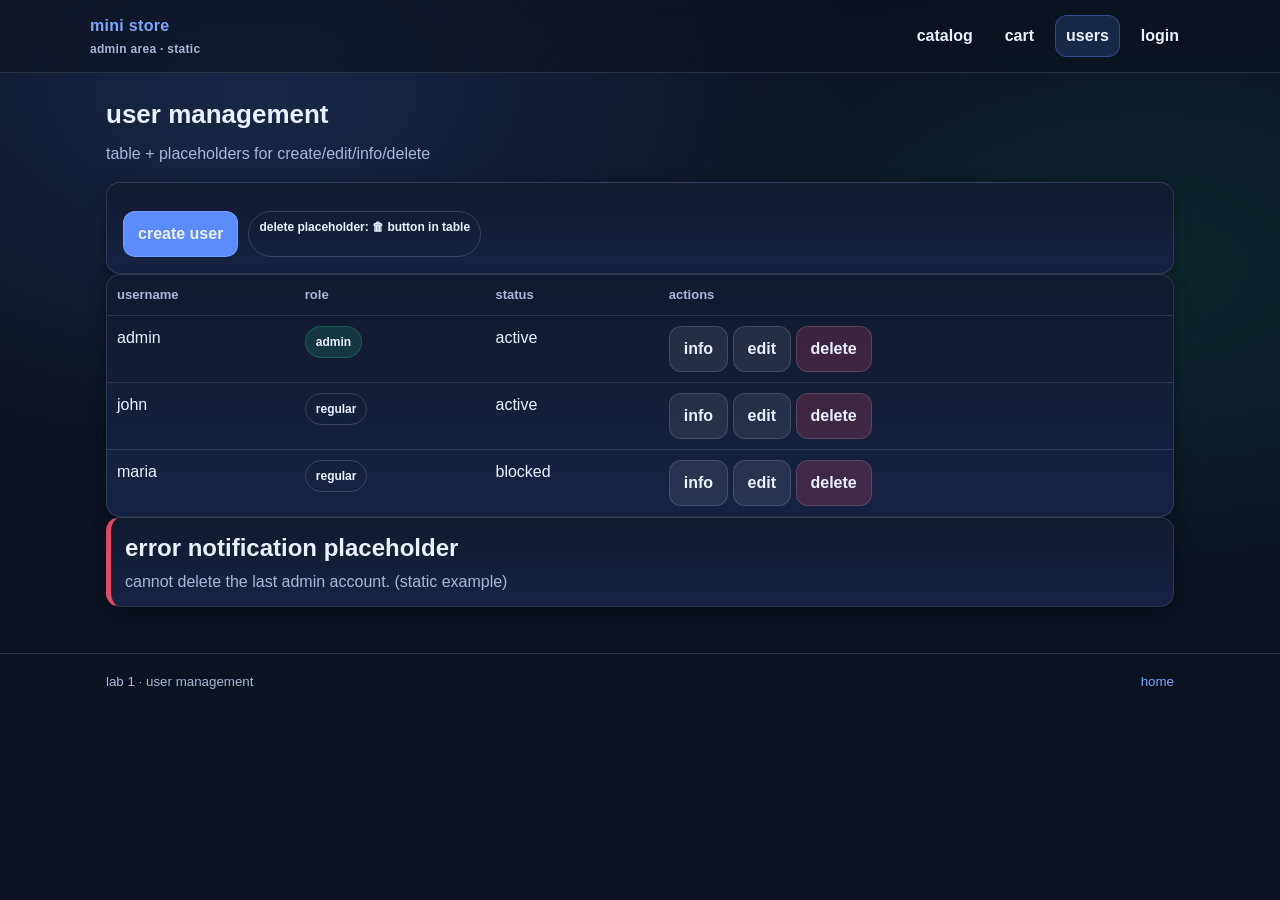
<file: webshop/pages/users.html>
<!doctype html>
<html lang="en">
  <head>
    <meta charset="utf-8">
    <meta name="viewport" content="width=device-width, initial-scale=1">
    <title>user management - mini store</title>
    <link rel="stylesheet" href="../css/main.css">
  </head>
  <body>
    <header class="site-header">
      <div class="container header-inner">
        <a class="brand" href="../index.html">
          mini store
          <span class="brand-subtitle">admin area · static</span>
        </a>
        <nav class="site-nav" aria-label="primary">
          <a class="nav-link" href="../index.html">catalog</a>
          <a class="nav-link" href="cart.html">cart</a>
          <a class="nav-link is-active" href="users.html">users</a>
          <a class="nav-link" href="login.html">login</a>
        </nav>
      </div>
    </header>

    <main class="page">
      <div class="container">
        <section>
          <h1 class="page-title">user management</h1>
          <p class="page-subtitle">table + placeholders for create/edit/info/delete</p>

          <div class="form" role="group" aria-label="actions">
            <div class="form-actions">
              <a class="btn-primary" href="#create-user">create user</a>
              <span class="badge">delete placeholder: 🗑 button in table</span>
            </div>
          </div>
        </section>

        <section aria-label="users list">
          <table class="table">
            <thead>
              <tr>
                <th scope="col">username</th>
                <th scope="col">role</th>
                <th scope="col">status</th>
                <th scope="col">actions</th>
              </tr>
            </thead>
            <tbody>
              <tr>
                <td>admin</td>
                <td><span class="badge badge-success">admin</span></td>
                <td>active</td>
                <td>
                  <a class="btn" href="user-info.html">info</a>
                  <a class="btn" href="user-edit.html">edit</a>
                  <a class="btn-danger" href="#" aria-disabled="true">delete</a>
                </td>
              </tr>
              <tr>
                <td>john</td>
                <td><span class="badge">regular</span></td>
                <td>active</td>
                <td>
                  <a class="btn" href="user-info.html">info</a>
                  <a class="btn" href="user-edit.html">edit</a>
                  <a class="btn-danger" href="#" aria-disabled="true">delete</a>
                </td>
              </tr>
              <tr>
                <td>maria</td>
                <td><span class="badge">regular</span></td>
                <td>blocked</td>
                <td>
                  <a class="btn" href="user-info.html">info</a>
                  <a class="btn" href="user-edit.html">edit</a>
                  <a class="btn-danger" href="#" aria-disabled="true">delete</a>
                </td>
              </tr>
            </tbody>
          </table>
        </section>

        <section>
          <div class="notice notice-error" role="alert">
            <h2 class="notice-title">error notification placeholder</h2>
            <p class="notice-text">cannot delete the last admin account. (static example)</p>
          </div>
        </section>
      </div>
    </main>

    <div class="modal" id="create-user" role="dialog" aria-modal="true" aria-label="create user dialog">
      <div class="modal-dialog">
        <h2 class="modal-title">create user</h2>
        <form class="form" action="#" method="post">
          <div class="form-row">
            <label class="form-label" for="create-username">username</label>
            <input class="form-input" id="create-username" name="username" type="text" required>
            <p class="form-validation">validation placeholder: username must be at least 3 characters.</p>
          </div>

          <div class="form-row">
            <label class="form-label" for="create-password">password</label>
            <input class="form-input" id="create-password" name="password" type="password" required>
          </div>

          <div class="form-row">
            <label class="form-label" for="create-confirm">confirm password</label>
            <input class="form-input" id="create-confirm" name="confirm" type="password" required>
            <p class="form-validation">validation placeholder: passwords do not match.</p>
          </div>

          <div class="form-row">
            <label class="form-label" for="create-role">role</label>
            <select class="form-input" id="create-role" name="role" required>
              <option value="regular">regular</option>
              <option value="admin">admin</option>
            </select>
          </div>

          <div class="modal-actions">
            <a class="btn" href="users.html">cancel</a>
            <button class="btn-primary" type="submit">ok</button>
          </div>
        </form>
      </div>
    </div>

    <footer class="site-footer">
      <div class="container footer-inner">
        <small>lab 1 · user management</small>
        <small><a href="../index.html">home</a></small>
      </div>
    </footer>
  </body>
</html>
</file>
<file: webshop/css/main.css>
.cart, .product-list .product-item, .modal .modal-dialog, .table, .notice, .form, .card {
  background: linear-gradient(180deg, #111a2e, #172342);
  border: 1px solid rgba(255, 255, 255, 0.12);
  border-radius: 14px;
  box-shadow: 0 6px 18px rgba(0, 0, 0, 0.28);
}

.form .form-input {
  background: rgba(255, 255, 255, 0.06);
  border: 1px solid rgba(255, 255, 255, 0.14);
  border-radius: 12px;
  color: #eaf0ff;
  padding: 10px 12px;
  width: 100%;
}
.form .form-input:focus {
  border-color: rgba(91, 140, 255, 0.7);
  outline: none;
}

* {
  box-sizing: border-box;
}

html,
body {
  height: 100%;
}

body {
  background: radial-gradient(1000px 600px at 20% 10%, rgba(91, 140, 255, 0.18), transparent 60%), radial-gradient(900px 550px at 90% 30%, rgba(37, 193, 138, 0.12), transparent 55%), #0b1220;
  color: #eaf0ff;
  font-family: "Arial", sans-serif;
  line-height: 1.5;
  margin: 0;
}

a {
  color: #7aa6ff;
  text-decoration: none;
  transition: color 160ms ease;
}
a:hover {
  color: #eaf0ff;
}

.container {
  margin: 0 auto;
  max-width: 1100px;
  padding: 0 16px;
}

.site-header {
  border-bottom: 1px solid rgba(255, 255, 255, 0.12);
  position: sticky;
  top: 0;
  backdrop-filter: blur(10px);
  background: rgba(11, 18, 32, 0.65);
  z-index: 20;
}
.site-header .header-inner {
  align-items: center;
  display: flex;
  gap: 14px;
  justify-content: space-between;
  padding: 14px 0;
}
.site-header .brand {
  font-weight: 900;
  letter-spacing: 0.3px;
}
.site-header .brand .brand-subtitle {
  color: #aab6d6;
  display: block;
  font-size: 12px;
  font-weight: 700;
  margin-top: 2px;
}

.site-nav {
  display: flex;
  flex-wrap: wrap;
  gap: 10px;
}
.site-nav .nav-link {
  border: 1px solid transparent;
  border-radius: 12px;
  color: #eaf0ff;
  font-weight: 700;
  padding: 8px 10px;
  transition: background 160ms ease, border-color 160ms ease;
}
.site-nav .nav-link:hover {
  background: rgba(255, 255, 255, 0.06);
  border-color: rgba(255, 255, 255, 0.12);
}
.site-nav .nav-link.is-active {
  background: rgba(91, 140, 255, 0.18);
  border-color: rgba(91, 140, 255, 0.35);
}

.page {
  padding: 22px 0 46px;
}

.page-title {
  font-size: 26px;
  margin: 0 0 8px;
}

.page-subtitle {
  color: #aab6d6;
  margin: 0 0 16px;
}

.grid {
  display: grid;
  gap: 14px;
}

.grid-2 {
  grid-template-columns: repeat(2, minmax(0, 1fr));
}

.grid-3 {
  grid-template-columns: repeat(3, minmax(0, 1fr));
}

.card {
  padding: 14px;
}
.card .card-title {
  font-size: 16px;
  margin: 0 0 6px;
}
.card .card-meta {
  color: #aab6d6;
  font-size: 13px;
  margin: 0;
}

.badge {
  border: 1px solid rgba(255, 255, 255, 0.16);
  border-radius: 999px;
  color: #eaf0ff;
  display: inline-flex;
  font-size: 12px;
  font-weight: 800;
  gap: 6px;
  padding: 6px 10px;
}

.badge-success {
  background: rgba(37, 193, 138, 0.16);
  border-color: rgba(37, 193, 138, 0.28);
}

.badge-warning {
  background: rgba(255, 176, 32, 0.16);
  border-color: rgba(255, 176, 32, 0.28);
}

.badge-danger {
  background: rgba(255, 77, 109, 0.16);
  border-color: rgba(255, 77, 109, 0.28);
}

.btn {
  align-items: center;
  background: rgba(255, 255, 255, 0.08);
  border: 1px solid rgba(255, 255, 255, 0.14);
  border-radius: 12px;
  color: #eaf0ff;
  cursor: pointer;
  display: inline-flex;
  font-weight: 700;
  gap: 10px;
  justify-content: center;
  padding: 10px 14px;
  text-decoration: none;
  transition: transform 160ms ease, background 160ms ease, border-color 160ms ease, box-shadow 160ms ease;
}
.btn:hover {
  transform: translateY(-1px);
}
.btn:focus-visible {
  box-shadow: 0 0 0 4px rgba(91, 140, 255, 0.35);
  outline: none;
}

.btn-primary {
  align-items: center;
  background: #5b8cff;
  border: 1px solid rgba(255, 255, 255, 0.14);
  border-radius: 12px;
  color: #eaf0ff;
  cursor: pointer;
  display: inline-flex;
  font-weight: 700;
  gap: 10px;
  justify-content: center;
  padding: 10px 14px;
  text-decoration: none;
  transition: transform 160ms ease, background 160ms ease, border-color 160ms ease, box-shadow 160ms ease;
}
.btn-primary:hover {
  transform: translateY(-1px);
}
.btn-primary:focus-visible {
  box-shadow: 0 0 0 4px rgba(91, 140, 255, 0.35);
  outline: none;
}
.btn-primary:hover {
  background: #7aa6ff;
}

.btn-danger {
  align-items: center;
  background: rgba(255, 77, 109, 0.18);
  border: 1px solid rgba(255, 255, 255, 0.14);
  border-radius: 12px;
  color: #eaf0ff;
  cursor: pointer;
  display: inline-flex;
  font-weight: 700;
  gap: 10px;
  justify-content: center;
  padding: 10px 14px;
  text-decoration: none;
  transition: transform 160ms ease, background 160ms ease, border-color 160ms ease, box-shadow 160ms ease;
}
.btn-danger:hover {
  transform: translateY(-1px);
}
.btn-danger:focus-visible {
  box-shadow: 0 0 0 4px rgba(91, 140, 255, 0.35);
  outline: none;
}
.btn-danger:hover {
  background: rgba(255, 77, 109, 0.28);
}

.btn-ghost {
  align-items: center;
  background: transparent;
  border: 1px solid rgba(255, 255, 255, 0.14);
  border-radius: 12px;
  color: #eaf0ff;
  cursor: pointer;
  display: inline-flex;
  font-weight: 700;
  gap: 10px;
  justify-content: center;
  padding: 10px 14px;
  text-decoration: none;
  transition: transform 160ms ease, background 160ms ease, border-color 160ms ease, box-shadow 160ms ease;
}
.btn-ghost:hover {
  transform: translateY(-1px);
}
.btn-ghost:focus-visible {
  box-shadow: 0 0 0 4px rgba(91, 140, 255, 0.35);
  outline: none;
}
.btn-ghost {
  border-color: rgba(255, 255, 255, 0.16);
}
.btn-ghost:hover {
  background: rgba(255, 255, 255, 0.06);
}

.form {
  padding: 16px;
}
.form .form-row {
  display: grid;
  gap: 8px;
  margin-bottom: 12px;
}
.form .form-label {
  color: #aab6d6;
  font-size: 13px;
  font-weight: 800;
}
.form .form-help {
  color: #aab6d6;
  font-size: 12px;
  margin: 0;
}
.form .form-validation {
  color: #ffb020;
  font-size: 12px;
  font-weight: 800;
  margin: 0;
}
.form .form-actions {
  display: flex;
  flex-wrap: wrap;
  gap: 10px;
  margin-top: 12px;
}

.notice {
  border-left: 5px solid rgba(255, 176, 32, 0.8);
  padding: 12px 14px;
}
.notice .notice-title {
  margin: 0 0 4px;
}
.notice .notice-text {
  color: #aab6d6;
  margin: 0;
}

.notice-error {
  border-left-color: rgba(255, 77, 109, 0.9);
}

.table {
  border-collapse: separate;
  border-spacing: 0;
  overflow: hidden;
  width: 100%;
}
.table th,
.table td {
  border-bottom: 1px solid rgba(255, 255, 255, 0.12);
  padding: 10px;
  text-align: left;
  vertical-align: top;
}
.table th {
  color: #aab6d6;
  font-size: 13px;
  font-weight: 900;
}
.table tr:hover td {
  background: rgba(255, 255, 255, 0.04);
}
.table tr:last-child td {
  border-bottom: none;
}

.modal {
  background: rgba(0, 0, 0, 0.65);
  inset: 0;
  padding: 18px;
  position: fixed;
  display: none;
  z-index: 50;
}
.modal:target {
  display: grid;
  place-items: center;
}
.modal .modal-dialog {
  animation: pop-in 220ms ease;
  max-width: 520px;
  padding: 16px;
  width: 100%;
}
.modal .modal-title {
  margin: 0 0 10px;
}
.modal .modal-actions {
  display: flex;
  gap: 10px;
  justify-content: flex-end;
  margin-top: 12px;
}

@keyframes pop-in {
  from {
    opacity: 0;
    transform: translateY(10px) scale(0.98);
  }
  to {
    opacity: 1;
    transform: translateY(0) scale(1);
  }
}
.product-list .product-item {
  padding: 14px;
}
.product-list .product-item .product-top {
  display: flex;
  gap: 10px;
  justify-content: space-between;
}
.product-list .product-item .product-name {
  margin: 0;
}
.product-list .product-item .product-desc {
  color: #aab6d6;
  margin: 8px 0 12px;
}
.product-list .product-item .product-actions {
  display: flex;
  flex-wrap: wrap;
  gap: 10px;
  justify-content: space-between;
  align-items: center;
}

.cart {
  padding: 14px;
}
.cart .cart-row {
  border-bottom: 1px solid rgba(255, 255, 255, 0.12);
  display: grid;
  gap: 10px;
  grid-template-columns: 1fr auto;
  padding: 10px 0;
}
.cart .cart-row:last-child {
  border-bottom: none;
}
.cart .cart-total {
  display: flex;
  justify-content: space-between;
  margin-top: 12px;
  font-weight: 900;
}

.site-footer {
  border-top: 1px solid rgba(255, 255, 255, 0.12);
  color: #aab6d6;
  padding: 18px 0;
}
.site-footer .footer-inner {
  display: flex;
  flex-wrap: wrap;
  gap: 10px;
  justify-content: space-between;
}

@media (max-width: 820px) {
  .grid-3 {
    grid-template-columns: repeat(2, minmax(0, 1fr));
  }
  .grid-2 {
    grid-template-columns: 1fr;
  }
}
@media (max-width: 520px) {
  .site-header .header-inner {
    align-items: flex-start;
    flex-direction: column;
  }
  .grid-3 {
    grid-template-columns: 1fr;
  }
}

/*# sourceMappingURL=main.css.map */
</file>
